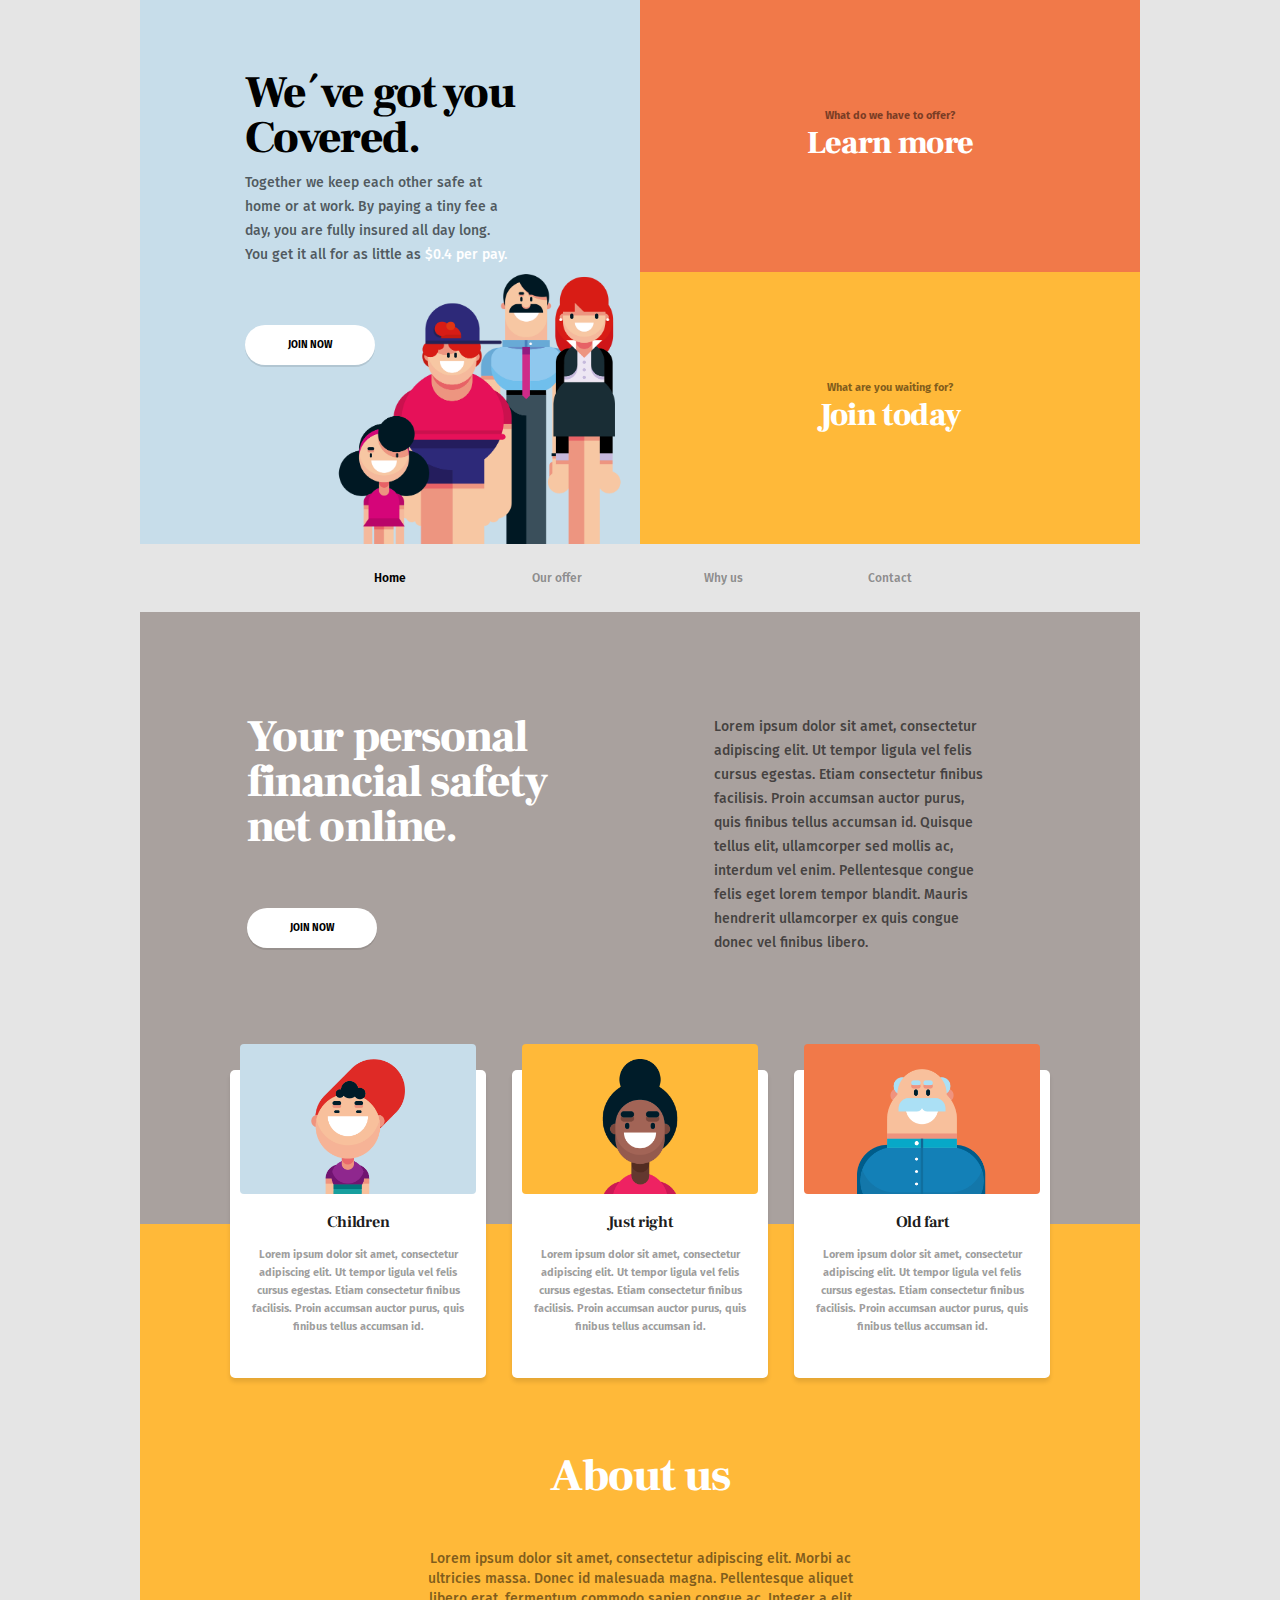
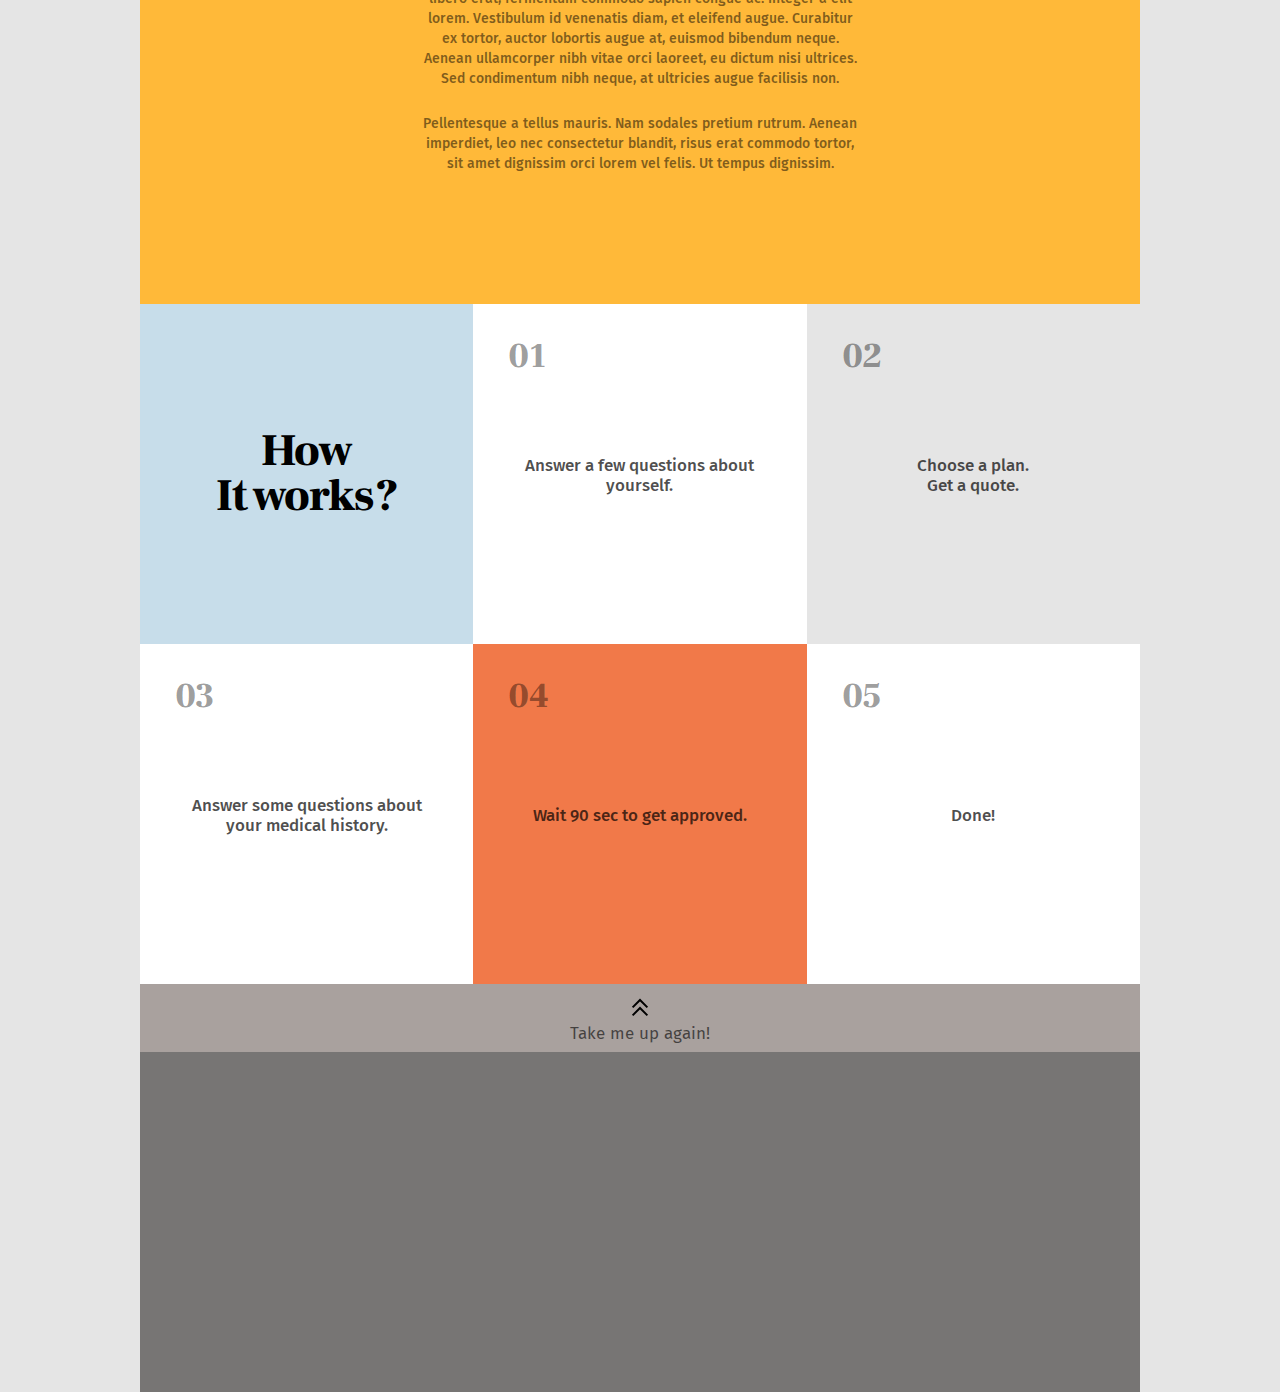
<file: index.html>
<!DOCTYPE html>
<html lang="en">

<head>
  <meta charset="UTF-8">
  <meta http-equiv="X-UA-Compatible" content="IE=edge">
  <meta name="viewport" content="width=device-width, initial-scale=1.0">
  <link rel="stylesheet" href="css/style.css">
  <title>Insurance</title>
</head>

<body>
  <div class="wrapper">
    <header class="header__frontpage">
      <article class="header__box header__box--big bg--blue bg--family">
        <h1>We´ve got you Covered.</h1>
        <p class="font--medium">Together we keep each other safe at home or at work. By paying a tiny fee a day, you are
          fully insured all day long. You get it all for as little as <mark>$0.4 per pay.</mark></p>
        <button>join now</button>
      </article>

      <article class="header__box header__box--small header__box--center bg--red">
        <p class="font--small">What do we have to offer?</p>
        <h2>Learn more</h2>
      </article>

      <article class="header__box header__box--small header__box--center bg--yellow">
        <p class="font--small">What are you waiting for?</p>
        <h2>Join today</h2>
      </article>
    </header>

    <nav>
      <ul class="navigation">
        <li><a class="navigation__item navigation__item--current-page" href="#">Home</a></li>
        <li><a class="navigation__item" href="#">Our offer</a></li>
        <li><a class="navigation__item" href="#">Why us</a></li>
        <li><a class="navigation__item" href="contact.html">Contact</a></li>
      </ul>
    </nav>

    <main class="main__frontpage">
      <section class="main__section main__upper bg--gray">
        <article class="main__upper--left">
          <header>
            <h1>Your personal financial safety net online.</h1>
          </header>

          <footer>
            <button>join now</button>
          </footer>
        </article>

        <article class="main__upper--right">
          <p class="font--medium">
            Lorem ipsum dolor sit amet, consectetur adipiscing elit. Ut tempor ligula vel felis cursus egestas. Etiam
            consectetur finibus facilisis. Proin accumsan auctor purus, quis finibus tellus accumsan id. Quisque tellus
            elit, ullamcorper sed mollis ac, interdum vel enim. Pellentesque congue felis eget lorem tempor blandit.
            Mauris hendrerit ullamcorper ex quis congue donec vel finibus libero.
          </p>
        </article>
      </section>

      <section class="main__lower bg--yellow">
        <article>
          <header>
            <h1>About us</h1>
          </header>

          <section>
            <p class="font--medium">
              Lorem ipsum dolor sit amet, consectetur adipiscing elit. Morbi ac ultricies massa. Donec id malesuada
              magna. Pellentesque aliquet libero erat, fermentum commodo sapien congue ac. Integer a elit lorem.
              Vestibulum id venenatis diam, et eleifend augue. Curabitur ex tortor, auctor lobortis augue at, euismod
              bibendum neque. Aenean ullamcorper nibh vitae orci laoreet, eu dictum nisi ultrices. Sed condimentum nibh
              neque, at ultricies augue facilisis non.
            </p>
            <p class="font--medium">
              Pellentesque a tellus mauris. Nam sodales pretium rutrum. Aenean imperdiet, leo nec consectetur blandit,
              risus erat commodo tortor, sit amet dignissim orci lorem vel felis. Ut tempus dignissim.
            </p>
          </section>
        </article>
      </section>

      <section class="main__cards">
        <article class="main__card">
          <header class="bg--blue bg--child">
          </header>
          <section>
            <h1>Children</h1>
            <p class="font--small">Lorem ipsum dolor sit amet, consectetur adipiscing elit. Ut tempor ligula vel felis
              cursus egestas. Etiam consectetur finibus facilisis. Proin accumsan auctor purus, quis finibus tellus
              accumsan id.</p>
          </section>
        </article>

        <article class="main__card">
          <header class="bg--yellow bg--adult">
          </header>
          <section>
            <h1>Just right</h1>
            <p class="font--small">Lorem ipsum dolor sit amet, consectetur adipiscing elit. Ut tempor ligula vel felis
              cursus egestas. Etiam consectetur finibus facilisis. Proin accumsan auctor purus, quis finibus tellus
              accumsan id.</p>
          </section>
        </article>

        <article class="main__card">
          <header class="bg--red bg--old">
          </header>
          <section>
            <h1>Old fart</h1>
            <p class="font--small">Lorem ipsum dolor sit amet, consectetur adipiscing elit. Ut tempor ligula vel felis
              cursus egestas. Etiam consectetur finibus facilisis. Proin accumsan auctor purus, quis finibus tellus
              accumsan id.</p>
          </section>
        </article>
      </section>
    </main>

    <section class="steps">
      <article class="steps__box bg--blue">
        <section class="box__text">
          <h1>How<br />It works?</h1>
        </section>
      </article>

      <article class="steps__box bg--white">
        <header>
          <h1 class="box__number">01</h1>
        </header>
        <section class="box__text">
          <p>
            Answer a few questions
            about yourself.
          </p>
        </section>
      </article>

      <article class="steps__box">
        <header>
          <h1 class="box__number">02</h1>
        </header>
        <section class="box__text">
          <p>
            Choose a plan.<br />
            Get a quote.
          </p>
        </section>
      </article>

      <article class="steps__box bg--white">
        <header>
          <h1 class="box__number">03</h1>
        </header>
        <section class="box__text">
          <p>
            Answer some questions about your medical history.
          </p>
        </section>
      </article>

      <article class="steps__box bg--red">
        <header>
          <h1 class="box__number">04</h1>
        </header>
        <section class="box__text">
          <p>
            Wait 90 sec to get approved.
          </p>
        </section>
      </article>

      <article class="steps__box bg--white">
        <header>
          <h1 class="box__number">05</h1>
        </header>
        <section class="box__text">
          <p>
            Done!
          </p>
        </section>
      </article>
    </section>

    <section class="go-to-top bg--gray">
      <article>
        <a href="#">
          <img src="assets/chevrons-up.svg" alt="Up">
          <p>Take me up again!</p>
        </a>
      </article>
    </section>

    <footer>
    </footer>
  </div>
</body>

</html>
</file>
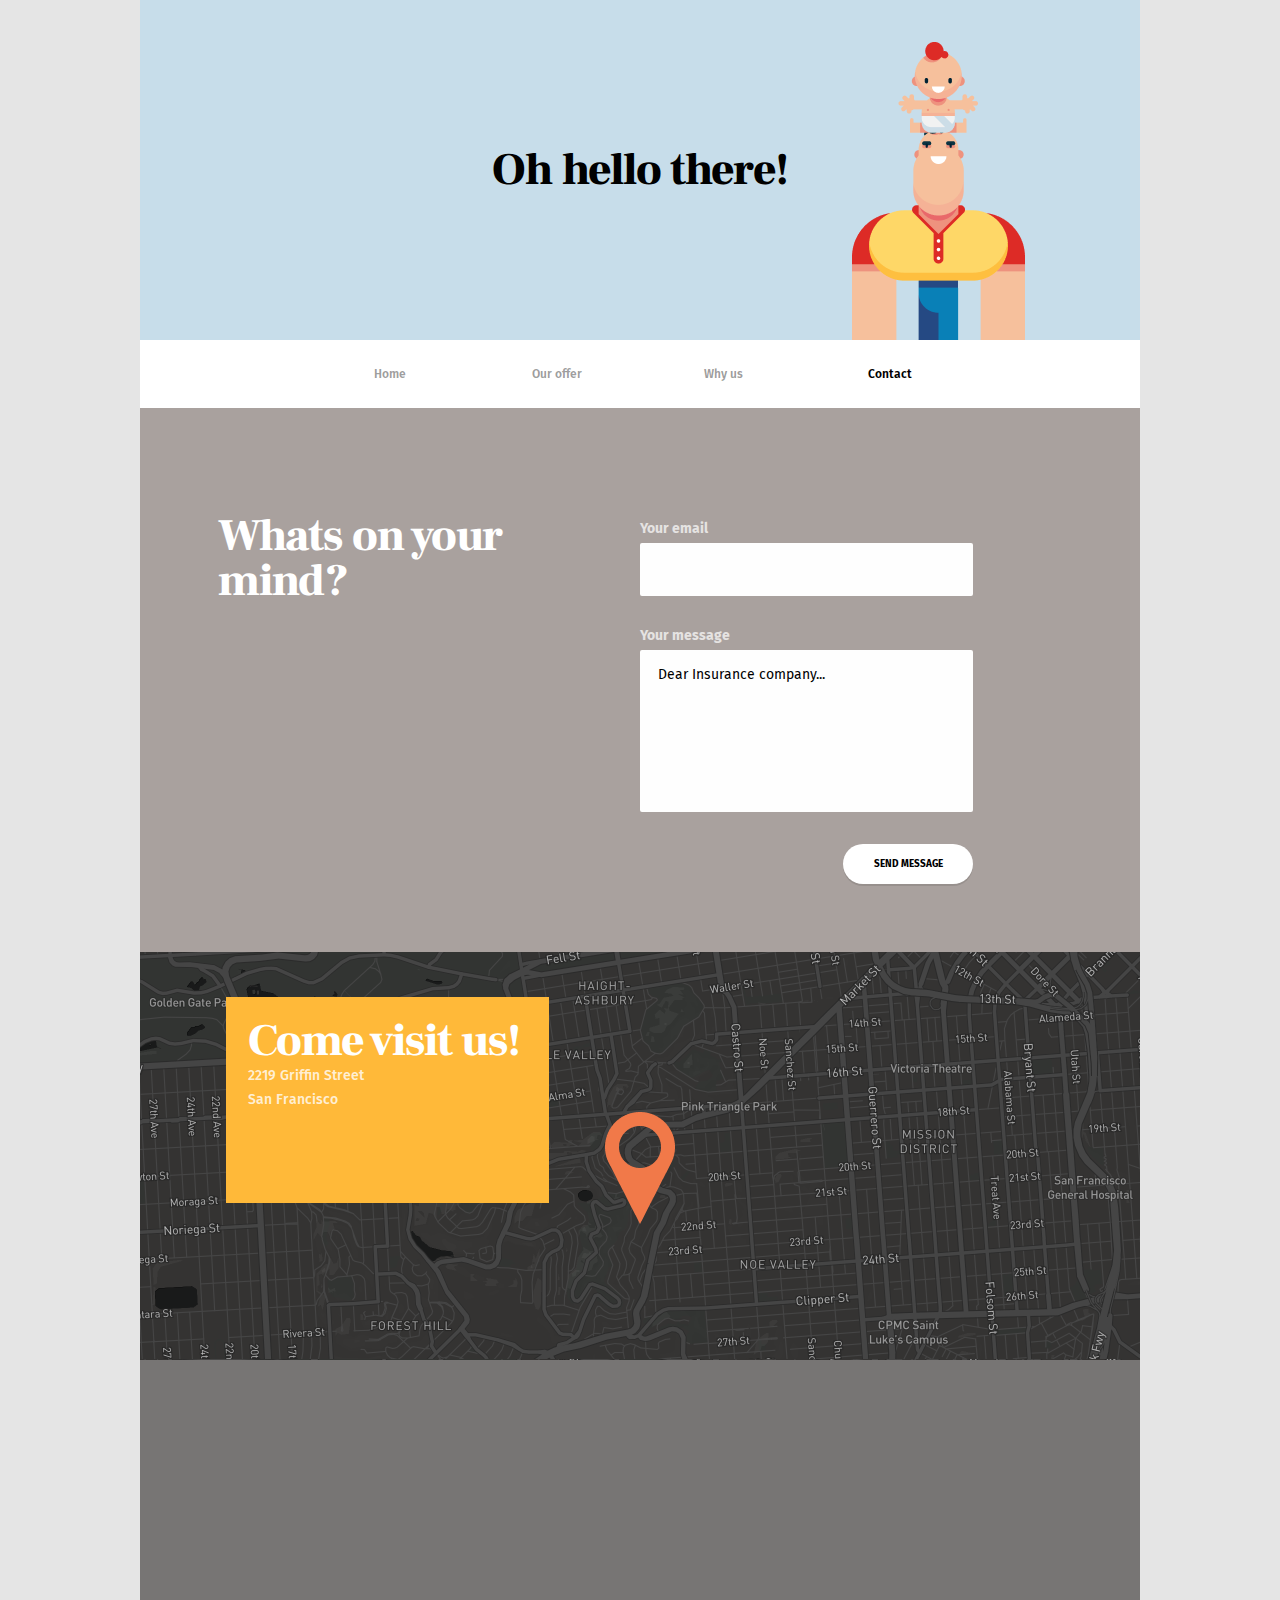
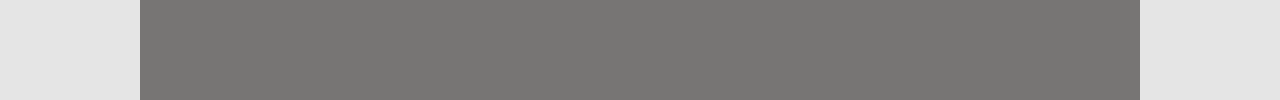
<file: contact.html>
<!DOCTYPE html>
<html lang="en">

<head>
  <meta charset="UTF-8">
  <meta http-equiv="X-UA-Compatible" content="IE=edge">
  <meta name="viewport" content="width=device-width, initial-scale=1.0">
  <link rel="stylesheet" href="css/style.css">
  <title>Insurance</title>
</head>

<body>
  <div class="wrapper">
    <header class="header__contact bg--blue bg--man-and-child">
      <h1>Oh hello there!</h1>
    </header>

    <nav class="bg--white">
      <ul class="navigation">
        <li><a class="navigation__item" href="index.html">Home</a></li>
        <li><a class="navigation__item" href="#">Our offer</a></li>
        <li><a class="navigation__item" href="#">Why us</a></li>
        <li><a class="navigation__item navigation__item--current-page" href="#">Contact</a></li>
      </ul>
    </nav>

    <main class="main__contact bg--gray">
      <aside class="contact__title">
        <h1>Whats on your mind?</h1>
      </aside>

      <aside class="contact__form">
        <form>
          <label for="email" class="font--medium">Your email</label>
          <input type="text" id="email" name="email">
          <label for="message" class="font--medium">Your message</label>
          <textarea id="message" name="message" rows="9">Dear Insurance company...</textarea>
          <input type="submit" value="Send message">
        </form>
      </aside>
    </main>

    <section class="hero__contact">
      <section class="hero__needle">
        <article class="hero__adress bg--yellow">
          <header>
            <h1>Come visit us!</h1>
          </header>

          <address>
            <p class="font--medium">2219 Griffin Street</p>
            <p class="font--medium">San Francisco</p>
          </address>
        </article>
      </section>
    </section>

    <footer>
    </footer>
  </div>
</body>

</html>
</file>
<file: css/style.css>
@import url('https://fonts.googleapis.com/css2?family=Fira+Sans:wght@400;500;700&family=Frank+Ruhl+Libre:wght@700;900&display=swap');

* {
    box-sizing: border-box;
    font-family: 'Fira Sans', sans-serif;
}

body {
    width: 100vw;
    height: 100vh;
    max-width: 100%;
    background-color: #E5E5E5;
    margin: 0;
}

h1,
h2 {
    font-family: 'Frank Ruhl Libre', serif;
    font-weight: 900;
    margin: 0;
    letter-spacing: -0.02em;
}

p {
    margin: 0;
}

h1 {
    font-size: 45px;
    line-height: 100%;
}

h2 {
    font-size: 32px;
}

.bg--red {
    background-color: #F17949;
}

.bg--blue {
    color: #000;
    background-color: #C7DDEA;
}

.bg--yellow {
    background-color: #FFB939;
}

.bg--gray {
    background-color: #A9A19E
}

.bg--light-gray {
    background-color: #EBEBEB;
}

.bg--white {
    background-color: #fff;
}

.bg--child {
    background-image: url("../assets/child.png");
}

.bg--adult {
    background-image: url("../assets/adult.png");
}

.bg--old {
    padding-top: 25px !important;
    background-image: url("../assets/old.png");
    background-size: 55% !important;
}

.bg--family {
    background-image: url("../assets/family.png");
}

.bg--man-and-child {
    background-image: url("../assets/man-and-child.png");
}

.font--small {
    font-size: 11px;
    font-weight: 700;
}

.font--medium {
    font-size: 14px;
    font-weight: 500;
}

.wrapper {
    display: grid;
    grid-template-columns: repeat(6, 1fr);
    grid-auto-rows: minmax(68px, auto);
    max-width: 1000px;
    margin: 0 auto;
}

.header__frontpage {
    display: grid;
    grid-template-columns: inherit;
    grid-row: auto / span 8;
    grid-column: 1 / -1;
}

.header__box {
    padding: 0;
}

.header__box--big {
    grid-row: auto / span 8;
    grid-column: auto / span 3;
    padding: 71px 17px 0 105px;
    background-repeat: no-repeat;
    background-size: 286px 270px;
    background-position: bottom right;
    background-origin: content-box;
}

.header__box--big h1 {
    line-height: 100%;
}

.header__box--big p {
    line-height: 24px;
    margin: 10px 112px 0 0;
}

.header__box--small {
    grid-row: auto / span 4;
    grid-column: auto / span 3;
    color: #fff;
}

.header__box--center {
    display: flex;
    align-items: center;
    justify-content: center;
    flex-direction: column;
}

.bg--red p,
.bg--yellow p {
    color: #00000080;
}

.bg--blue p,
.bg--gray p {
    color: #00000099;
}

.bg--yellow h1,
.bg--yellow h2,
.bg--gray h1,
.bg--gray h2 {
    color: #fff;
}

.header__box mark {
    color: #fff;
    background-color: inherit;
}

button {
    margin-top: 58px;
    font-size: 10px;
    font-weight: 700;
    border-radius: 100px;
    border: none;
    box-shadow: 0px 2px 0px rgba(0, 0, 0, 0.1);
    min-width: 130px;
    min-height: 40px;
    background-color: #fff;
    text-transform: uppercase;
}

button:hover {
    color: #fff;
    background-color: #000;
    transition: all ease .1s;
}

.wrapper nav {
    display: grid;
    grid-template-columns: inherit;
    grid-column: 1 / span 6;
}

.navigation {
    grid-column: 2 / span 4;
    display: grid;
    grid-template-columns: repeat(4, 1fr);
    list-style-type: none;
    padding: 0;
}

.navigation li {
    display: flex;
    justify-content: center;
    align-items: center;
    grid-column: auto / span 1;
}

.navigation__item {
    font-size: 12px;
    color: rgba(0, 0, 0, .4);
    text-decoration: none;
    font-weight: 600;
}

.navigation__item:hover {
    color: #000000;
    transition: all ease .1s;
}

.navigation__item--current-page {
    color: #000;
}

.main__frontpage {
    display: grid;
    grid-template-columns: inherit;
    grid-auto-rows: inherit;
    grid-column: 1 / -1;
}

.main__section {
    grid-column: 1 / -1;
}

.main__upper {
    display: flex;
    justify-content: space-evenly;
    padding-top: 103px;
    grid-row: 1 / span 9;
}

.main__upper--left {
    max-width: 320px;
    margin-left: 107px;
}

.main__upper--right {
    max-width: 280px;
    margin: 0 auto;
    font-weight: 500;
    line-height: 24px;
}

.main__lower {
    display: flex;
    justify-content: center;
    padding-top: 230px;
    grid-column: 1 / -1;
    grid-row: 10 / span 10;
    text-align: center;
}

.main__lower section {
    padding-top: 25px;
    padding-bottom: 25px;
}

.main__lower section p {
    margin-top: 25px;
    width: 442px;
    line-height: 20px;
}

.main__cards {
    grid-column: 1 / -1;
    grid-row: 7 / span 6;
    display: flex;
    align-items: center;
    justify-content: space-between;
    margin: 0 90px;
}

.main__card {
    display: flex;
    justify-content: center;
    position: relative;
    background-color: #fff;
    width: 256px;
    min-height: 308px;
    box-shadow: 0px 4px 4px rgba(0, 0, 0, 0.1);
    border-radius: 5px;
}

.main__card header {
    border-radius: 4px;
    position: absolute;
    top: -26px;
    width: 236px;
    min-height: 150px;
    padding-top: 15px;
    background-size: 40%;
    background-repeat: no-repeat;
    background-position: top center;
    background-origin: content-box;
}

.main__card section {
    margin-top: 120px;
    text-align: center;
    color: #00000066;
}

.main__card h1 {
    font-family: 'Frank Ruhl Libre';
    font-style: normal;
    font-weight: 700;
    font-size: 16px;
    line-height: 20px;
    padding-top: 22px;
    padding-bottom: 14px;
    color: #000000E5;
}

.main__card p {
    color: #00000066;
    margin: 0 20px;
    line-height: 18px;
}

.steps {
    display: grid;
    grid-template-columns: inherit;
    grid-auto-rows: inherit;
    grid-column: 1 / -1;
}

.steps__box {
    display: flex;
    flex-direction: column;
    grid-column: auto / span 2;
    grid-row: auto / span 5;
    padding: 35px;
}

.box__number {
    font-family: 'Frank Ruhl Libre';
    font-weight: 900;
    font-size: 35px;
    color: #00000066;
}

.box__text {
    margin: auto;
    text-align: center;
}

.box__text p {
    color: #000000B2;
    font-weight: 500;
    font-size: 17px;
    line-height: 20px;
    /* add height of number to even-out the bottom */
    padding-bottom: 2rem;
}

.go-to-top {
    grid-column: auto / span 6;
    grid-row: auto / span 1;
    display: flex;
    flex-direction: column;
    justify-content: center;
}

.go-to-top a {
    display: flex;
    flex-direction: column;
    justify-content: center;
    align-items: center;
    font-size: 17px;
    line-height: 20px;
    text-decoration: none;
}

.wrapper>footer {
    grid-column: auto / span 6;
    grid-row: auto / span 5;
    background-color: #777574;
}

/* --- contact --- */
.header__contact {
    display: flex;
    align-items: center;
    justify-content: center;
    grid-template-columns: inherit;
    grid-column: 1 / -1;
    grid-row: auto / span 5;
    padding: 0 115px;
    background-repeat: no-repeat;
    background-position: bottom right;
    background-origin: content-box;
}

.main__contact {
    display: grid;
    grid-template-columns: inherit;
    grid-column: 1 / -1;
    grid-row: auto / span 8;

    grid-template-areas:
        "header header header form form .";
}

.contact__title {
    padding-top: 106px;
    padding-left: 78px;
    grid-area: header;
}

.contact__form {
    padding-top: 106px;
    grid-area: form;
}

.contact__form form {
    display: flex;
    flex-direction: column;
}

.contact__form label {
    color: #fff;
    font-weight: 700;
    margin: 6px 0;
    opacity: 0.7;
}

.contact__form input[type=text], textarea {
    background: #FEFEFE;
    border-radius: 2px;
    border: none;
    font-style: normal;
    font-weight: 400;
    font-size: 14px;
    line-height: 100%;
    padding: 18px;
}

.contact__form input[type=text] {
    margin-bottom: 25px;
}

.contact__form textarea {
    resize: none;
}

.contact__form input[type=submit] {
    margin-top: 32px;
    align-self: flex-end;
    flex: 0;
    font-size: 10px;
    font-weight: 700;
    border-radius: 100px;
    border: none;
    box-shadow: 0px 2px 0px rgba(0, 0, 0, 0.1);
    min-width: 130px;
    min-height: 40px;
    background-color: #fff;
    text-transform: uppercase;
}

.contact__form input[type=submit]:hover {
    color: #fff;
    background-color: #000;
    transition: all ease .1s;
}

.hero__contact {
    display: flex;
    background-image: url("../assets/map-contact.png");
    grid-column: 1 / -1;
    grid-row: auto / span 6;
}

.hero__adress {
    width: 323px;
    height: 206px;
    padding: 22px;
    margin: 45px 0 0 86px;
}

.hero__adress address p {
    font-style: normal;
    color: rgba(255, 255, 255, 0.8);
    line-height: 24px;
}

.hero__needle {
    flex-grow: 1;
    background-image: url("../assets/needle.png");
    background-repeat: no-repeat;
    background-position: center 160px;
}
</file>
